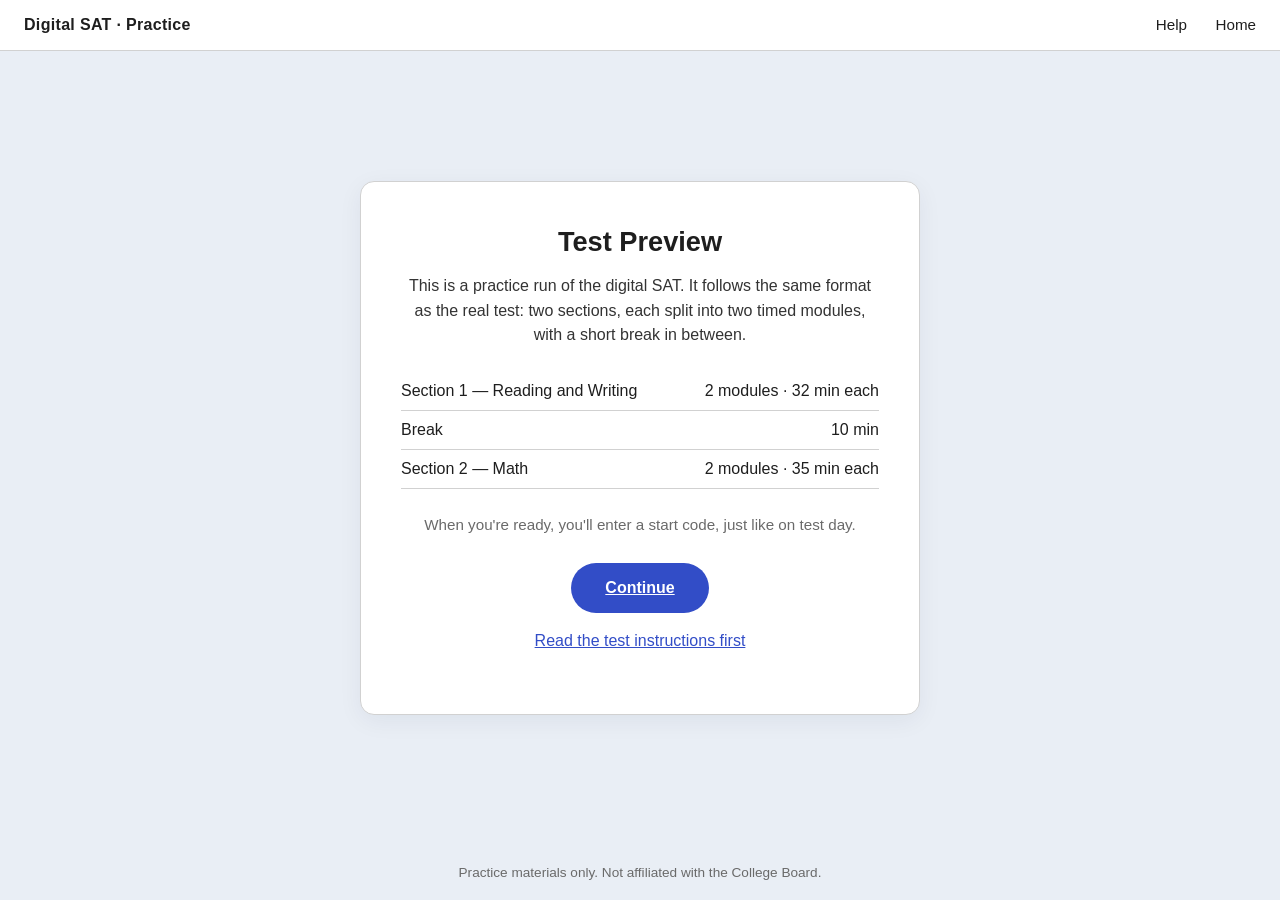
<file: index.html>
<!DOCTYPE html>
<html lang="en">
<head>
  <meta charset="UTF-8" />
  <meta name="viewport" content="width=device-width, initial-scale=1.0" />
  <title>Digital SAT Practice</title>
  <link rel="stylesheet" href="styles.css" />
</head>
<body>
  <div class="page">
    <div class="page-top">
      <div class="brand">Digital SAT&nbsp;·&nbsp;Practice</div>
      <nav>
        <a href="help.html">Help</a>
        <a href="index.html">Home</a>
      </nav>
    </div>

    <div class="page-body">
      <div class="card">
        <h1>Test Preview</h1>
        <p>
          This is a practice run of the digital SAT. It follows the same format as
          the real test: two sections, each split into two timed modules, with a
          short break in between.
        </p>

        <div class="breakdown" style="text-align:left;">
          <div class="breakdown-row"><span>Section 1 — Reading and Writing</span><span>2 modules · 32 min each</span></div>
          <div class="breakdown-row"><span>Break</span><span>10 min</span></div>
          <div class="breakdown-row"><span>Section 2 — Math</span><span>2 modules · 35 min each</span></div>
        </div>

        <p class="hint">
          When you're ready, you'll enter a start code, just like on test day.
        </p>

        <p style="margin-top:26px;">
          <a class="btn" href="startcode.html">Continue</a>
        </p>
        <p><a class="link" href="help.html">Read the test instructions first</a></p>
      </div>
    </div>

    <div class="page-foot">Practice materials only. Not affiliated with the College Board.</div>
  </div>
</body>
</html>
</file>
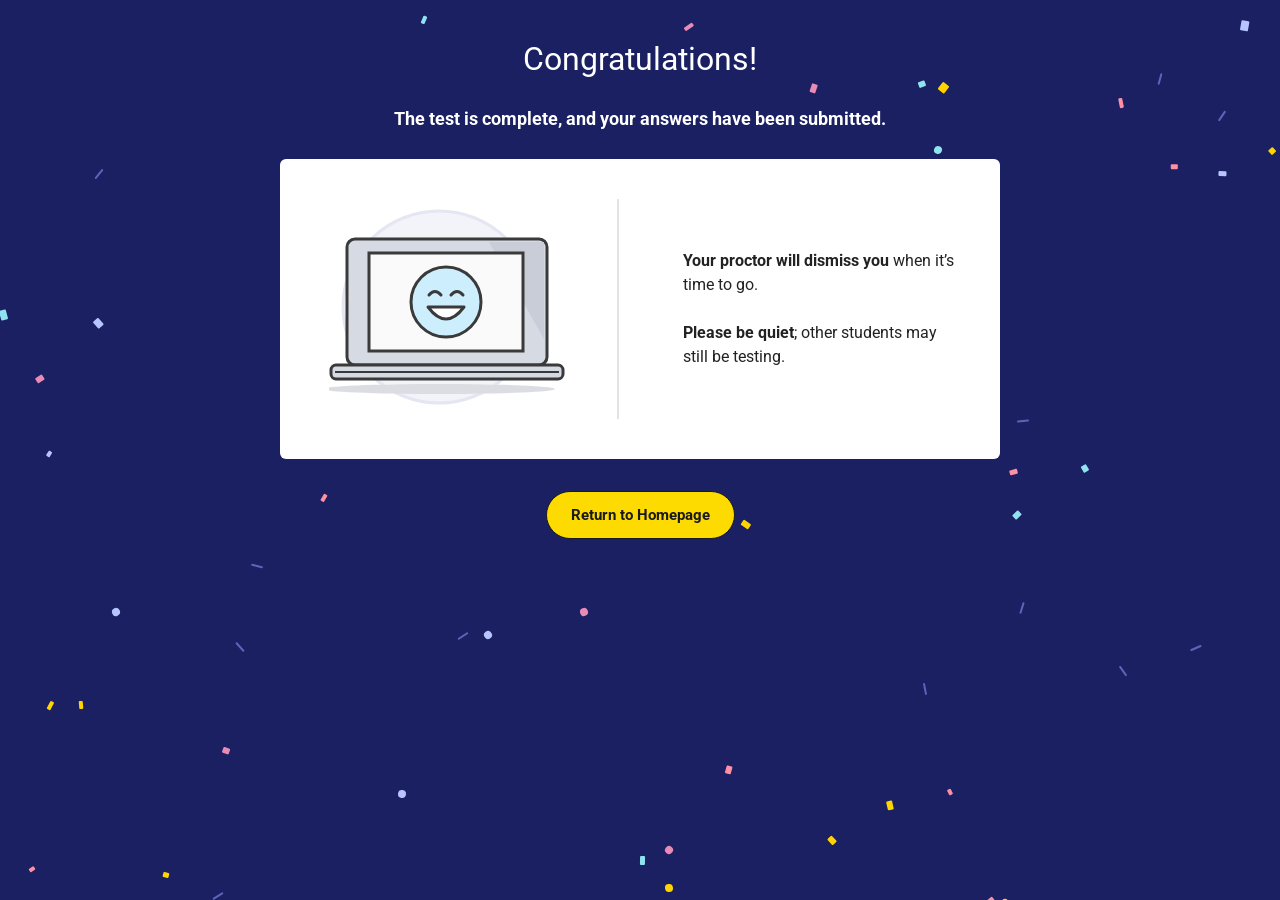
<file: complete.html>
<!DOCTYPE html>
<html lang="en">
<head>
  <meta charset="UTF-8">
  <meta name="viewport" content="width=device-width, initial-scale=1.0">
  <title>Test Complete</title>
  <link rel="preconnect" href="https://fonts.googleapis.com">
  <link href="https://fonts.googleapis.com/css2?family=Roboto:wght@400;500;700&display=swap" rel="stylesheet">
  <style>
    html, body { height: 100%; }
    body {
      margin: 0;
      background: rgb(27, 32, 99);
      color: #fff;
      font-family: Roboto, Arial, Helvetica, sans-serif;
      text-align: center;
      overflow-x: hidden;
      position: relative;
      min-height: 100vh;
    }

    /* confetti layer */
    #confetti {
      position: fixed;
      inset: 0;
      pointer-events: none;
      z-index: 0;
    }
    .piece { position: absolute; display: block; }

    main {
      position: relative;
      z-index: 1;
      padding: 40px 16px 60px;
    }

    h1 {
      font-size: 2rem;
      font-weight: 400;
      margin: 0 0 30px;
    }
    .subtitle {
      font-size: 1.15rem;
      font-weight: 700;
      margin: 0 0 30px;
    }

    .panel {
      background: #fff;
      color: #222;
      border-radius: 6px;
      max-width: 720px;
      margin: 0 auto;
      display: flex;
      align-items: center;
      padding: 40px 0;
      text-align: left;
    }
    .panel .art {
      flex: 1;
      display: flex;
      justify-content: center;
      padding: 0 30px;
    }
    .panel .art svg { width: 100%; max-width: 240px; height: auto; }
    .panel .divider {
      width: 2px;
      align-self: stretch;
      background: #e3e3e3;
    }
    .panel .text {
      flex: 1;
      padding: 0 40px 0 64px;
      font-size: 1rem;
      line-height: 1.5;
    }
    .panel .text p { margin: 0 0 24px; }
    .panel .text p:last-child { margin-bottom: 0; }

    .btn {
      display: inline-block;
      margin-top: 32px;
      background: rgb(254, 219, 0);
      color: #1a1a1a;
      font-weight: 700;
      font-size: 0.95rem;
      padding: 14px 24px;
      border-radius: 26px;
      text-decoration: none;
      border: 1px solid #1a1a1a;
    }
    .btn:hover { background: rgb(255, 228, 64); }

    .score-link {
      display: block;
      margin-top: 18px;
      color: rgba(255, 255, 255, 0.75);
      font-size: 0.9rem;
    }

    @media (max-width: 640px) {
      .panel { flex-direction: column; padding: 30px 0; }
      .panel .divider { width: 80%; height: 2px; align-self: center; margin: 24px 0; }
      .panel .text { padding: 0 24px; }
    }
  </style>
</head>
<body>
  <div id="confetti" aria-hidden="true"></div>

  <main>
    <h1>Congratulations!</h1>
    <p class="subtitle">The test is complete, and your answers have been submitted.</p>

    <div class="panel">
      <div class="art">
        <!-- laptop with smiley face -->
        <svg viewBox="0 0 240 220" role="img" aria-label="Laptop showing a smiling face">
          <circle cx="110" cy="108" r="96" fill="#f3f4fa" stroke="#e4e6f2" stroke-width="3"/>
          <ellipse cx="110" cy="190" rx="116" ry="5" fill="#dcdde3"/>
          <!-- screen lid -->
          <rect x="18" y="40" width="200" height="126" rx="8" fill="#d6dae3" stroke="#3a3a3a" stroke-width="3"/>
          <polygon points="160,43 215,43 215,140" fill="#c8cdd8"/>
          <rect x="40" y="54" width="154" height="98" fill="#fafafa" stroke="#3a3a3a" stroke-width="3"/>
          <!-- smiley -->
          <circle cx="117" cy="103" r="35" fill="#cdeefc" stroke="#3a3a3a" stroke-width="3"/>
          <path d="M100 96 q6 -7 12 0" fill="none" stroke="#3a3a3a" stroke-width="3" stroke-linecap="round"/>
          <path d="M122 96 q6 -7 12 0" fill="none" stroke="#3a3a3a" stroke-width="3" stroke-linecap="round"/>
          <path d="M99 108 q18 24 36 0 z" fill="#fff" stroke="#3a3a3a" stroke-width="3" stroke-linejoin="round"/>
          <!-- base -->
          <rect x="2" y="166" width="232" height="14" rx="5" fill="#d6dae3" stroke="#3a3a3a" stroke-width="3"/>
          <line x1="6" y1="173" x2="230" y2="173" stroke="#3a3a3a" stroke-width="2"/>
        </svg>
      </div>
      <div class="divider"></div>
      <div class="text">
        <p><strong>Your proctor will dismiss you</strong> when it’s time to go.</p>
        <p><strong>Please be quiet</strong>; other students may still be testing.</p>
      </div>
    </div>

    <a class="btn" href="index.html">Return to Homepage</a>
    <a class="score-link" href="results.html"></a>
  </main>

  <script>
    // scatter confetti pieces around the page
    const colors = ["#ff8fa3", "#ffd400", "#8fe3ef", "#e88bb5", "#b8c4ff"];
    const layer = document.getElementById("confetti");
    for (let i = 0; i < 60; i++) {
      const p = document.createElement("span");
      p.className = "piece";
      const round = Math.random() < 0.2;
      const thin = !round && Math.random() < 0.35;
      const w = round ? 8 : thin ? 2 : 4 + Math.random() * 4;
      const h = round ? 8 : thin ? 12 : 6 + Math.random() * 4;
      p.style.width = w + "px";
      p.style.height = h + "px";
      p.style.left = Math.random() * 100 + "%";
      p.style.top = Math.random() * 100 + "%";
      p.style.background = thin ? "#5c66b8" : colors[Math.floor(Math.random() * colors.length)];
      p.style.borderRadius = round ? "50%" : "1px";
      p.style.transform = "rotate(" + Math.floor(Math.random() * 360) + "deg)";
      layer.appendChild(p);
    }
  </script>
</body>
</html>
</file>
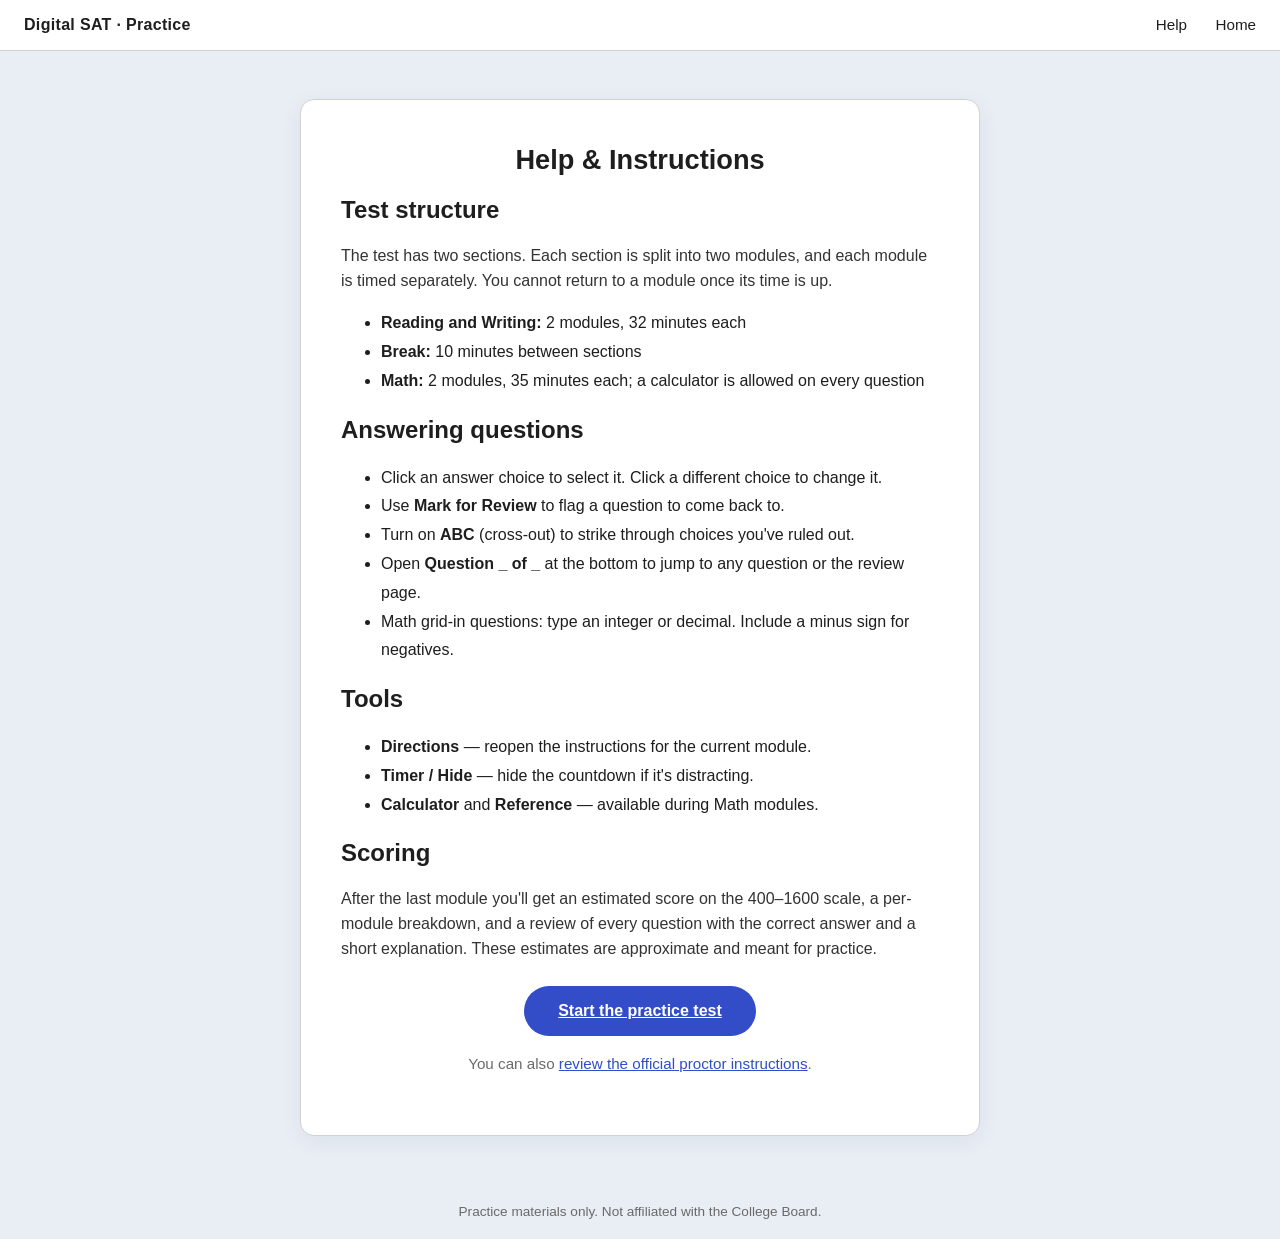
<file: help.html>
<!DOCTYPE html>
<html lang="en">
<head>
  <meta charset="UTF-8" />
  <meta name="viewport" content="width=device-width, initial-scale=1.0" />
  <title>Help &amp; Instructions</title>
  <link rel="stylesheet" href="styles.css" />
</head>
<body>
  <div class="page">
    <div class="page-top">
      <div class="brand">Digital SAT&nbsp;·&nbsp;Practice</div>
      <nav>
        <a href="help.html">Help</a>
        <a href="index.html">Home</a>
      </nav>
    </div>

    <div class="page-body" style="align-items:flex-start;">
      <div class="card" style="max-width:680px;text-align:left;">
        <h1 style="text-align:center;">Help &amp; Instructions</h1>

        <h2>Test structure</h2>
        <p>The test has two sections. Each section is split into two modules, and each
        module is timed separately. You cannot return to a module once its time is up.</p>
        <ul style="line-height:1.8;">
          <li><strong>Reading and Writing:</strong> 2 modules, 32 minutes each</li>
          <li><strong>Break:</strong> 10 minutes between sections</li>
          <li><strong>Math:</strong> 2 modules, 35 minutes each; a calculator is allowed on every question</li>
        </ul>

        <h2>Answering questions</h2>
        <ul style="line-height:1.8;">
          <li>Click an answer choice to select it. Click a different choice to change it.</li>
          <li>Use <strong>Mark for Review</strong> to flag a question to come back to.</li>
          <li>Turn on <strong>ABC</strong> (cross-out) to strike through choices you've ruled out.</li>
          <li>Open <strong>Question _ of _</strong> at the bottom to jump to any question or the review page.</li>
          <li>Math grid-in questions: type an integer or decimal. Include a minus sign for negatives.</li>
        </ul>

        <h2>Tools</h2>
        <ul style="line-height:1.8;">
          <li><strong>Directions</strong> — reopen the instructions for the current module.</li>
          <li><strong>Timer / Hide</strong> — hide the countdown if it's distracting.</li>
          <li><strong>Calculator</strong> and <strong>Reference</strong> — available during Math modules.</li>
        </ul>

        <h2>Scoring</h2>
        <p>After the last module you'll get an estimated score on the 400–1600 scale,
        a per-module breakdown, and a review of every question with the correct answer
        and a short explanation. These estimates are approximate and meant for practice.</p>

        <p style="text-align:center;margin-top:24px;">
          <a class="btn" href="startcode.html">Start the practice test</a>
        </p>
        <p class="hint" style="text-align:center;">
          You can also <a class="link" href="https://satsuite.collegeboard.org/media/pdf/sats-proctor-manual.pdf" target="_blank" rel="noopener">review the official proctor instructions</a>.
        </p>
      </div>
    </div>

    <div class="page-foot">Practice materials only. Not affiliated with the College Board.</div>
  </div>
</body>
</html>
</file>
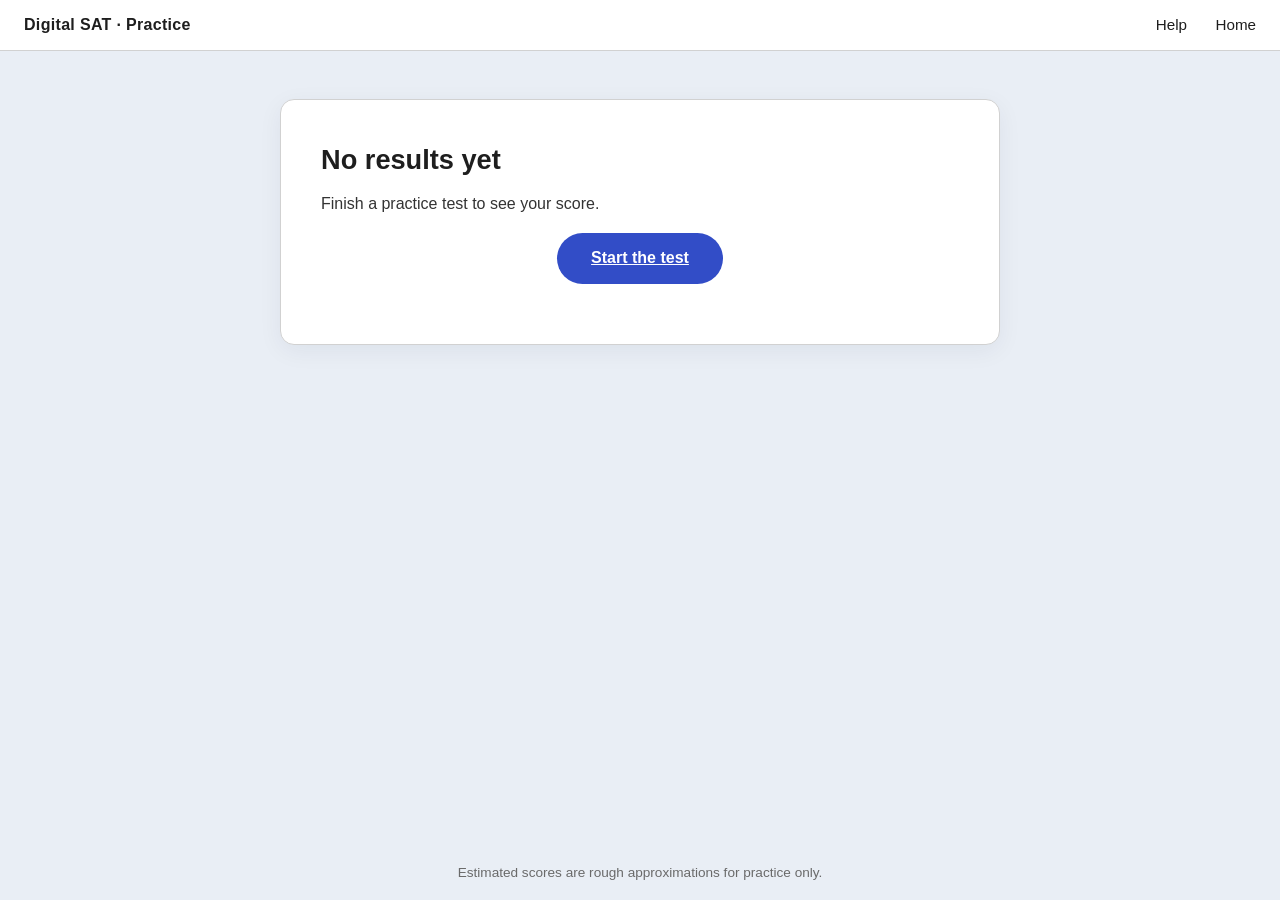
<file: results.html>
<!DOCTYPE html>
<html lang="en">
<head>
  <meta charset="UTF-8" />
  <meta name="viewport" content="width=device-width, initial-scale=1.0" />
  <title>Your Practice Score</title>
  <link rel="stylesheet" href="styles.css" />
</head>
<body>
  <div class="page">
    <div class="page-top">
      <div class="brand">Digital SAT&nbsp;·&nbsp;Practice</div>
      <nav>
        <a href="help.html">Help</a>
        <a href="index.html">Home</a>
      </nav>
    </div>

    <div class="page-body" style="align-items:flex-start;">
      <div class="card" style="max-width:720px;text-align:left;">
        <h1 style="text-align:center;">Your Practice Score</h1>
        <p class="score-sub" id="student-line" style="text-align:center;"></p>

        <div style="text-align:center;">
          <div class="score-big" id="total-score">—</div>
          <div class="score-sub">Estimated total (400–1600 scale)</div>
        </div>

        <div class="breakdown" id="section-breakdown"></div>

        <h2 style="margin-top:10px;">Question review</h2>
        <div id="filter-row" style="margin-bottom:12px;">
          <button class="btn btn-outline" data-filter="all">All</button>
          <button class="btn btn-outline" data-filter="wrong">Incorrect</button>
          <button class="btn btn-outline" data-filter="skipped">Skipped</button>
        </div>
        <div class="answers-list" id="answers-list"></div>

        <p style="text-align:center;margin-top:26px;">
          <a class="btn" href="startcode.html">Take it again</a>
          <a class="btn btn-outline" href="index.html">Home</a>
        </p>
      </div>
    </div>

    <div class="page-foot">Estimated scores are rough approximations for practice only.</div>
  </div>

  <script>
    let data = null;
    try { data = JSON.parse(sessionStorage.getItem("sat-results")); } catch (_) {}

    if (!data) {
      document.querySelector(".card").innerHTML =
        "<h1>No results yet</h1><p>Finish a practice test to see your score.</p>" +
        '<p style="text-align:center;"><a class="btn" href="startcode.html">Start the test</a></p>';
    } else {
      document.getElementById("student-line").textContent = data.student;

      // group by section
      const rw = data.summary.filter(s => s.subject === "rw");
      const math = data.summary.filter(s => s.subject === "math");

      const rwCorrect = sum(rw, "correct"), rwTotal = sum(rw, "total");
      const mathCorrect = sum(math, "correct"), mathTotal = sum(math, "total");

      const rwScore = scaled(rwCorrect, rwTotal);
      const mathScore = scaled(mathCorrect, mathTotal);
      document.getElementById("total-score").textContent = rwScore + mathScore;

      const bd = document.getElementById("section-breakdown");
      bd.innerHTML =
        row("Reading and Writing", rwScore + " (" + rwCorrect + "/" + rwTotal + " correct)") +
        row("Math", mathScore + " (" + mathCorrect + "/" + mathTotal + " correct)") +
        data.summary.map(s => row("&nbsp;&nbsp;• " + s.label, s.correct + " / " + s.total)).join("");

      // answer list
      const allItems = [];
      data.summary.forEach(s => {
        s.detail.forEach((d, i) => allItems.push(Object.assign({ mod: s.label, num: i + 1 }, d)));
      });

      let filter = "all";
      function draw() {
        const list = document.getElementById("answers-list");
        const items = allItems.filter(d =>
          filter === "all" ? true :
          filter === "wrong" ? !d.ok :
          /* skipped */ !d.answered
        );
        if (!items.length) { list.innerHTML = '<p class="score-sub">Nothing to show here — nice work.</p>'; return; }
        list.innerHTML = items.map(d => {
          const tag = !d.answered ? '<span class="tag skipped">Skipped</span>' :
                      d.ok ? '<span class="tag correct">Correct</span>' :
                             '<span class="tag wrong">Incorrect</span>';
          return '<div class="ans-item">' +
            '<div>' + tag + ' <span class="score-sub">' + d.mod + " · Q" + d.num + "</span></div>" +
            '<div class="q">' + d.question + "</div>" +
            '<div class="detail">Your answer: ' + esc(d.given) + "<br>" +
            "Correct answer: " + esc(d.correct) +
            (d.rationale ? "<br><em>" + esc(d.rationale) + "</em>" : "") +
            "</div></div>";
        }).join("");
      }
      document.getElementById("filter-row").addEventListener("click", (e) => {
        const b = e.target.closest("button"); if (!b) return;
        filter = b.dataset.filter; draw();
      });
      draw();
    }

    function sum(arr, key) { return arr.reduce((a, s) => a + s[key], 0); }
    function scaled(correct, total) {
      if (!total) return 200;
      const pct = correct / total;
      return Math.round((200 + pct * 600) / 10) * 10; // 200–800, rounded to 10
    }
    function row(label, val) {
      return '<div class="breakdown-row"><span>' + label + "</span><span>" + val + "</span></div>";
    }
    function esc(s) {
      return String(s).replace(/[&<>]/g, c => ({ "&": "&amp;", "<": "&lt;", ">": "&gt;" }[c]));
    }
  </script>
</body>
</html>
</file>
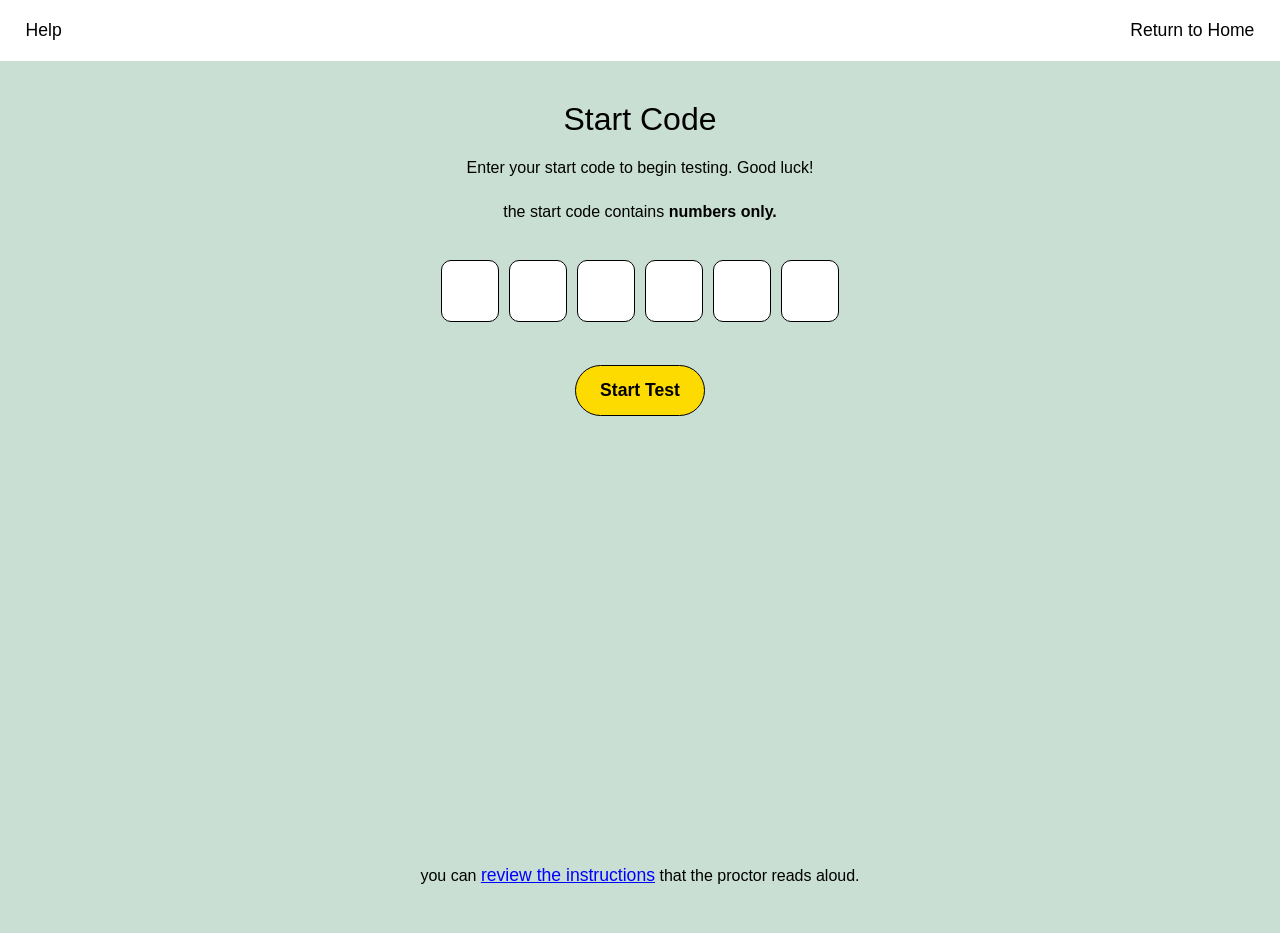
<file: start_screen.html>
<!DOCTYPE html>
<html lang="en">
<head>
    <meta charset="UTF-8">
    <meta name="viewport" content="width=device-width, initial-scale=1.0">
    <title> Tuff sigma document </title>
</head>

<head> 
    <style>
        
    body { 
        background: rgb(201, 223, 211);
        font-family: Roboto, Arial, Helvetica, sans-serif;
        text-align: center;
        margin:0;
        padding:0;
        h1 {
            margin: 40px 0px 7px;
            font-weight: normal;
        }
        p {
            padding: 5px;
        }
        
    }
.code-container {
  display: flex;
  justify-content: center; 
  gap: 10px;
  padding: 18px 0px;
}

.code-box {
  width: 40px;
  height: 50px;
  text-align: center;
  font-size: 21px;
  border-radius: 10px ;    
  border: 1px solid black; 
  padding: 5px 8px;
  font-weight:bold;
  letter-spacing: 2px;   
  font-family: monospace;
}

button {
background: rgb(254,219,0);
color: rgb(0, 0, 0);
padding: 14px 24px;
text-align: center;
text-decoration: none;
display: inline-block;
margin: 4px 2px;
cursor: pointer;
border-radius: 26px;    
border: 1px solid black;    
cursor: pointer;           
font-size: 15px;   
font-weight: bold;         
transition: background-color 0.3s ease; 
}

a {
    text-decoration: none;
    color: inherit;
    font-size: 1.1rem;
  }

.blue-link {
  color: blue;
  text-decoration: underline;
}

footer {
    margin: 34% 10% 1% 10%;
}

header {
  display: flex;
  justify-content: space-between;
  align-items: center;
  background: rgb(255, 255, 255);
  padding: 20px 2%;
}




</style>
<header>
  
        <div><a href="index.html">Help</a></div>
        <div><a href="index.html">Return to Home</a></div>
  
</header>

    <body>
        <h1>
            Start Code
        </h1>
        
            <p>Enter your start code to begin testing. Good luck!</p>
        <p>the start code contains <strong>numbers only.</strong></p>
    
        
    </body>
</head>
<body>
<div class="code-container">
  <input type="text" maxlength="1" class="code-box">
  <input type="text" maxlength="1" class="code-box">
  <input type="text" maxlength="1" class="code-box">
  <input type="text" maxlength="1" class="code-box">
  <input type="text" maxlength="1" class="code-box">
  <input type="text" maxlength="1" class="code-box">
</div>
<p>
    <button><a href="start code.html"> Start Test </a> </button>
    <footer>
        <p>you can <u><a href="https://satsuite.collegeboard.org/media/pdf/sats-proctor-manual.pdf" class="blue-link">review the instructions</a></u> that the proctor reads aloud.</p>
    </footer>
</p>
</body>
</html>
</file>
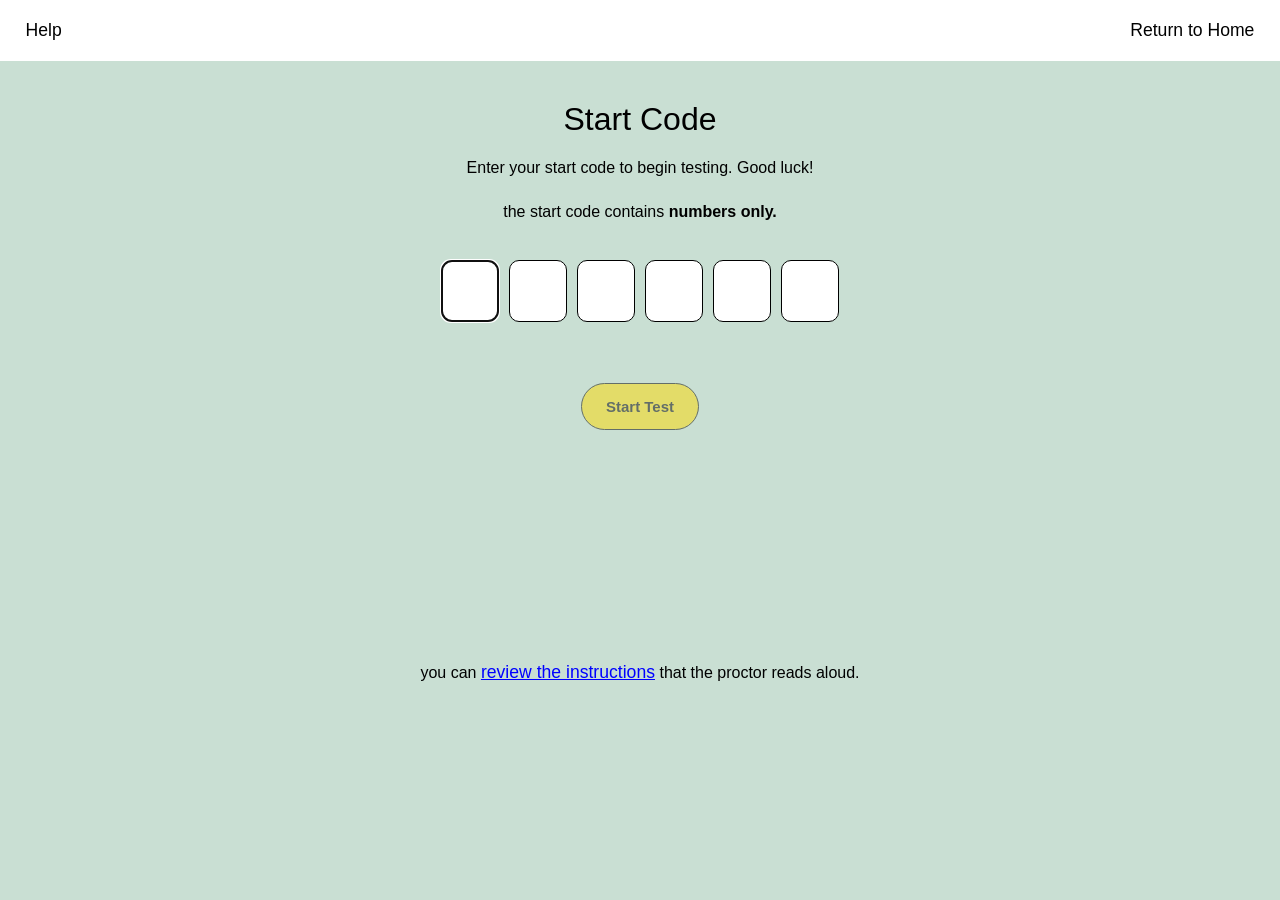
<file: startcode.html>
<!DOCTYPE html>
<html lang="en">
<head>
  <meta charset="UTF-8">
  <meta name="viewport" content="width=device-width, initial-scale=1.0">
  <title>Start Code</title>
  <style>
    body {
      background: rgb(201, 223, 211);
      font-family: Roboto, Arial, Helvetica, sans-serif;
      text-align: center;
      margin: 0;
      padding: 0;
    }
    h1 {
      margin: 40px 0px 7px;
      font-weight: normal;
    }
    p {
      padding: 5px;
    }

    .code-container {
      display: flex;
      justify-content: center;
      gap: 10px;
      padding: 18px 0px;
    }

    .code-box {
      width: 40px;
      height: 50px;
      text-align: center;
      font-size: 21px;
      border-radius: 10px;
      border: 1px solid black;
      padding: 5px 8px;
      font-weight: bold;
      letter-spacing: 2px;
      font-family: monospace;
    }

    button {
      background: rgb(254, 219, 0);
      color: rgb(0, 0, 0);
      padding: 14px 24px;
      text-align: center;
      display: inline-block;
      margin: 4px 2px;
      cursor: pointer;
      border-radius: 26px;
      border: 1px solid black;
      font-size: 15px;
      font-weight: bold;
      transition: background-color 0.3s ease;
    }
    button:disabled {
      opacity: 0.5;
      cursor: not-allowed;
    }

    a {
      text-decoration: none;
      color: inherit;
      font-size: 1.1rem;
    }

    .blue-link {
      color: blue;
      text-decoration: underline;
    }

    .error-text {
      color: #b00020;
      min-height: 1.2em;
      font-size: 0.95rem;
    }

    footer {
      margin: 17% 10% 1% 10%;
    }

    header {
      display: flex;
      justify-content: space-between;
      align-items: center;
      background: rgb(255, 255, 255);
      padding: 20px 2%;
    }
  </style>
</head>
<body>
  <header>
    <div><a href="help.html">Help</a></div>
    <div><a href="index.html">Return to Home</a></div>
  </header>

  <h1>Start Code</h1>
  <p>Enter your start code to begin testing. Good luck!</p>
  <p>the start code contains <strong>numbers only.</strong></p>

  <form id="code-form" autocomplete="off">
    <div class="code-container">
      <input type="text" inputmode="numeric" maxlength="1" class="code-box" aria-label="digit 1">
      <input type="text" inputmode="numeric" maxlength="1" class="code-box" aria-label="digit 2">
      <input type="text" inputmode="numeric" maxlength="1" class="code-box" aria-label="digit 3">
      <input type="text" inputmode="numeric" maxlength="1" class="code-box" aria-label="digit 4">
      <input type="text" inputmode="numeric" maxlength="1" class="code-box" aria-label="digit 5">
      <input type="text" inputmode="numeric" maxlength="1" class="code-box" aria-label="digit 6">
    </div>
    <div class="error-text" id="err"></div>
    <p>
      <button type="submit" id="start-btn" disabled>Start Test</button>
    </p>
  </form>

  <footer>
    <p>you can <a href="https://satsuite.collegeboard.org/media/pdf/sats-proctor-manual.pdf" class="blue-link" target="_blank" rel="noopener">review the instructions</a> that the proctor reads aloud.</p>
  </footer>

  <script>
    const START_CODE = "123456";
    const boxes = [...document.querySelectorAll(".code-box")];
    const startBtn = document.getElementById("start-btn");
    const err = document.getElementById("err");

    function current() { return boxes.map(b => b.value).join(""); }
    function refresh() { startBtn.disabled = current().length !== 6; err.textContent = ""; }

    boxes.forEach((box, i) => {
      box.addEventListener("input", () => {
        box.value = box.value.replace(/[^0-9]/g, "");
        if (box.value && i < boxes.length - 1) boxes[i + 1].focus();
        refresh();
      });
      box.addEventListener("keydown", (e) => {
        if (e.key === "Backspace" && !box.value && i > 0) boxes[i - 1].focus();
      });
      box.addEventListener("paste", (e) => {
        e.preventDefault();
        const digits = (e.clipboardData.getData("text") || "").replace(/[^0-9]/g, "").slice(0, 6);
        digits.split("").forEach((d, k) => { if (boxes[k]) boxes[k].value = d; });
        (boxes[Math.min(digits.length, 5)]).focus();
        refresh();
      });
    });

    document.getElementById("code-form").addEventListener("submit", (e) => {
      e.preventDefault();
      if (current() === START_CODE) {
        try { sessionStorage.removeItem("sat-progress"); } catch (_) {}
        window.location.href = "test.html";
      } else {
        err.textContent = "That start code isn't valid. Try 123456.";
      }
    });

    boxes[0].focus();
  </script>
</body>
</html>
</file>
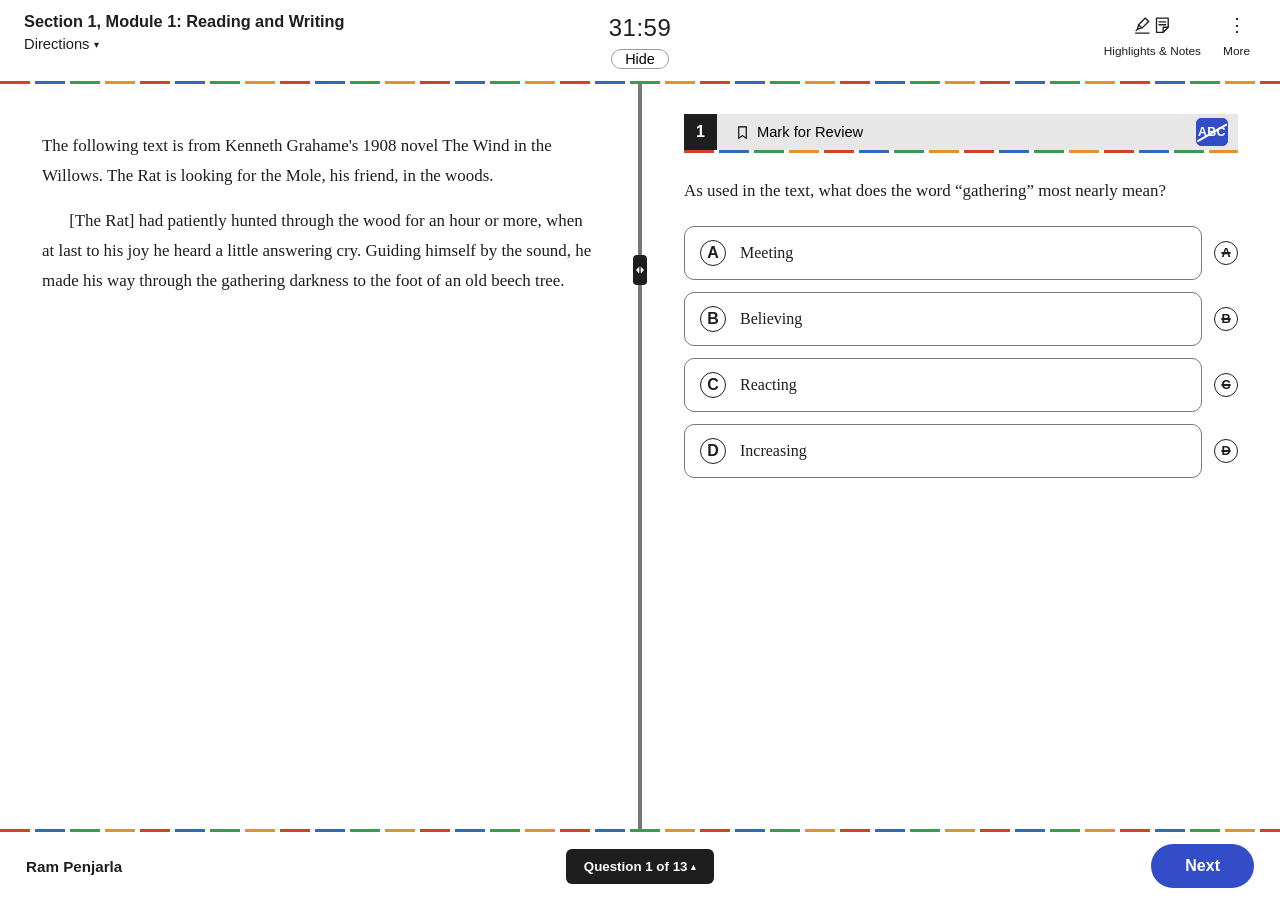
<file: test.html>
<!DOCTYPE html>
<html lang="en">
<head>
  <meta charset="UTF-8" />
  <meta name="viewport" content="width=device-width, initial-scale=1.0" />
  <title>Digital SAT Practice — Test</title>
  <link rel="stylesheet" href="styles.css" />
</head>
<body>
  <div class="test-body" id="shell">

    <!-- ===================== HEADER ===================== -->
    <header class="test-header">
      <div>
        <div class="module-name" id="module-name">Section 1, Module 1: Reading and Writing</div>
        <button class="directions-toggle" id="directions-toggle">Directions <span class="caret">&#9662;</span></button>
      </div>

      <div class="timer-wrap" id="timer-wrap">
        <span class="timer" id="timer">32:00</span>
        <button class="timer-hide" id="timer-hide">Hide</button>
      </div>

      <div class="tools" id="tools">
        <button id="calc-btn" hidden>
          <span class="ti-svg" aria-hidden="true">
            <!-- calculator: screen on top, 3x3 keypad -->
            <svg viewBox="0 0 16 20" fill="none" stroke="currentColor" stroke-width="1.4" stroke-linejoin="round">
              <rect x="1.5" y="1" width="13" height="18" rx="2"/>
              <rect x="4" y="3.5" width="8" height="3.5" rx="0.5"/>
              <g fill="currentColor" stroke="none">
                <rect x="4" y="9.5" width="2" height="1.6"/><rect x="7" y="9.5" width="2" height="1.6"/><rect x="10" y="9.5" width="2" height="1.6"/>
                <rect x="4" y="12.3" width="2" height="1.6"/><rect x="7" y="12.3" width="2" height="1.6"/><rect x="10" y="12.3" width="2" height="1.6"/>
                <rect x="4" y="15.1" width="2" height="1.6"/><rect x="7" y="15.1" width="2" height="1.6"/><rect x="10" y="15.1" width="2" height="1.6"/>
              </g>
            </svg>
          </span>
          <span>Calculator</span>
        </button>
        <button id="ref-btn" hidden>
          <!-- reference: bold italic serif x squared -->
          <span class="ti ref-icon" aria-hidden="true"><i>x</i><sup>2</sup></span>
          <span>Reference</span>
        </button>
        <button id="hl-btn">
          <span class="ti-svg" aria-hidden="true">
            <!-- highlighter -->
            <svg viewBox="0 0 20 22" fill="none" stroke="currentColor" stroke-width="1.6" stroke-linejoin="round" stroke-linecap="round">
              <path d="M13.5 2.5 l4 4 -8 8 -4 -4 z"/>
              <path d="M5.5 10.5 l-1.5 5.5 4 -1.5"/>
              <path d="M4 16 l-1.5 1.5"/>
              <path d="M2 20.5 h16"/>
            </svg>
            <!-- note -->
            <svg viewBox="0 0 20 22" fill="none" stroke="currentColor" stroke-width="1.6" stroke-linejoin="round" stroke-linecap="round">
              <path d="M3 2.5 h14 v11 l-6 6 h-8 z"/>
              <path d="M17 13.5 h-6 v6"/>
              <path d="M6 7 h8 M6 10.5 h8"/>
            </svg>
          </span>
          <span>Highlights &amp; Notes</span>
        </button>
        <button id="more-btn"><span class="ti">&#8942;</span><span>More</span></button>
      </div>
    </header>
    <hr class="rainbow-rule" />

    <!-- ===================== MAIN ===================== -->
    <main class="test-main" id="main">
      <section class="pane left" id="left-pane">
        <p class="passage" id="passage"></p>
      </section>
      <div class="divider" id="divider"></div>
      <section class="pane right" id="right-pane">
        <div id="question-area"></div>
      </section>
    </main>

    <!-- ===================== FOOTER ===================== -->
    <hr class="rainbow-rule" />
    <footer class="test-footer">
      <div class="student-name" id="student-name">Ram Penjarla</div>
      <div>
        <button class="nav-open" id="nav-open">
          Question <span id="fq-num">1</span> of <span id="fq-total">12</span> <span class="caret">&#9652;</span>
        </button>
      </div>
      <div class="footer-right">
        <button class="btn" id="back-btn" style="display:none;">Back</button>
        <button class="btn" id="next-btn">Next</button>
      </div>
    </footer>
  </div>

  <!-- ===================== NAV POPUP ===================== -->
  <div class="navpop" id="navpop">
    <h3 id="navpop-title">Section 1, Module 1: Reading and Writing</h3>
    <div class="legend">
      <span><i class="swatch cur"></i> Current</span>
      <span><i class="swatch unans"></i> Unanswered</span>
      <span><i class="swatch ans"></i> Answered</span>
      <span><i class="swatch mk"></i> For review</span>
    </div>
    <div class="nav-grid" id="nav-grid"></div>
    <div class="actions">
      <button class="btn btn-outline" id="goto-review">Go to Review Page</button>
    </div>
  </div>

  <!-- ===================== DIRECTIONS MODAL ===================== -->
  <div class="overlay" id="directions-overlay">
    <div class="modal">
      <h2>Directions</h2>
      <p id="directions-text"></p>
      <div class="close-row"><button class="btn" data-close>Close</button></div>
    </div>
  </div>

  <!-- ===================== MORE MODAL ===================== -->
  <div class="overlay" id="more-overlay">
    <div class="modal">
      <h2>More</h2>
      <ul style="line-height:2;">
        <li><button class="link" id="more-help">Help</button></li>
        <li><button class="link" id="more-restart">Exit &amp; restart practice test</button></li>
      </ul>
      <div class="close-row"><button class="btn" data-close>Close</button></div>
    </div>
  </div>

  <!-- ===================== REFERENCE MODAL ===================== -->
  <div class="overlay" id="ref-overlay">
    <div class="modal">
      <h2>Reference</h2>
      <div style="line-height:1.9;">
        <p>Circle: A = πr² &nbsp;·&nbsp; C = 2πr</p>
        <p>Rectangle: A = ℓw &nbsp;·&nbsp; Triangle: A = ½bh</p>
        <p>Right triangle: a² + b² = c²</p>
        <p>Special right triangles: 30–60–90 → x, x√3, 2x &nbsp;·&nbsp; 45–45–90 → x, x, x√2</p>
        <p>Rectangular solid: V = ℓwh &nbsp;·&nbsp; Cylinder: V = πr²h</p>
        <p>Sphere: V = 4⁄3 πr³ &nbsp;·&nbsp; Cone: V = 1⁄3 πr²h</p>
        <p>The number of degrees of arc in a circle is 360. The sum of the measures of the angles of a triangle is 180.</p>
      </div>
      <div class="close-row"><button class="btn" data-close>Close</button></div>
    </div>
  </div>

  <!-- ===================== CALCULATOR MODAL ===================== -->
  <div class="overlay" id="calc-overlay">
    <div class="modal" style="max-width:320px;">
      <h2>Calculator</h2>
      <input id="calc-display" class="spr-input" style="width:100%;text-align:right;" value="" readonly />
      <div id="calc-keys" style="display:grid;grid-template-columns:repeat(4,1fr);gap:8px;margin-top:12px;">
        <button class="btn btn-outline" data-k="7">7</button>
        <button class="btn btn-outline" data-k="8">8</button>
        <button class="btn btn-outline" data-k="9">9</button>
        <button class="btn btn-outline" data-k="/">÷</button>
        <button class="btn btn-outline" data-k="4">4</button>
        <button class="btn btn-outline" data-k="5">5</button>
        <button class="btn btn-outline" data-k="6">6</button>
        <button class="btn btn-outline" data-k="*">×</button>
        <button class="btn btn-outline" data-k="1">1</button>
        <button class="btn btn-outline" data-k="2">2</button>
        <button class="btn btn-outline" data-k="3">3</button>
        <button class="btn btn-outline" data-k="-">−</button>
        <button class="btn btn-outline" data-k="0">0</button>
        <button class="btn btn-outline" data-k=".">.</button>
        <button class="btn btn-outline" data-k="(">(</button>
        <button class="btn btn-outline" data-k="+">+</button>
        <button class="btn btn-outline" data-k=")">)</button>
        <button class="btn btn-outline" data-k="C">C</button>
        <button class="btn btn-outline" data-k="back">⌫</button>
        <button class="btn" data-k="=">=</button>
      </div>
      <div class="close-row"><button class="btn btn-outline" data-close>Close</button></div>
    </div>
  </div>

  <script src="data.js"></script>
  <script>
  (function () {
    "use strict";

    /* ---------------- state ---------------- */
    const MODULES = TEST.modules;
    let state = loadProgress();

    function freshProgress() {
      const p = { moduleIndex: 0, questionIndex: 0, view: "question", deadline: null, responses: {}, marked: {}, struck: {} };
      MODULES.forEach(m => { p.responses[m.id] = {}; p.marked[m.id] = {}; p.struck[m.id] = {}; });
      return p;
    }
    function loadProgress() {
      try {
        const raw = sessionStorage.getItem("sat-progress");
        if (raw) {
          const p = JSON.parse(raw);
          if (p && typeof p.moduleIndex === "number") return p;
        }
      } catch (_) {}
      return freshProgress();
    }
    function save() {
      try { sessionStorage.setItem("sat-progress", JSON.stringify(state)); } catch (_) {}
    }

    /* ---------------- element refs ---------------- */
    const $ = (id) => document.getElementById(id);
    const shell = $("shell");
    const moduleNameEl = $("module-name");
    const passageEl = $("passage");
    const qArea = $("question-area");
    const timerEl = $("timer");
    const backBtn = $("back-btn");
    const nextBtn = $("next-btn");
    const navOpen = $("nav-open");
    const navpop = $("navpop");
    const navGrid = $("nav-grid");
    const fqNum = $("fq-num");
    const fqTotal = $("fq-total");

    document.getElementById("student-name").textContent = TEST.student;

    function resetPaneWidths() {
      $("left-pane").style.width = "";
      $("right-pane").style.width = "";
    }

    /* ---------------- helpers ---------------- */
    const curModule = () => MODULES[state.moduleIndex];
    const curQuestions = () => curModule().questions;
    const curQuestion = () => curQuestions()[state.questionIndex];
    const LETTERS = ["A", "B", "C", "D"];

    function responseFor(qi) { return state.responses[curModule().id][qi]; }
    function isAnswered(qi) {
      const r = state.responses[curModule().id][qi];
      return r !== undefined && r !== null && r !== "";
    }
    function isMarked(qi) { return !!state.marked[curModule().id][qi]; }

    /* ---------------- timer ---------------- */
    let timerHandle = null;
    function startTimer() {
      if (!state.deadline) state.deadline = Date.now() + curModule().minutes * 60 * 1000;
      save();
      clearInterval(timerHandle);
      tick();
      timerHandle = setInterval(tick, 1000);
    }
    function tick() {
      let ms = state.deadline - Date.now();
      if (ms <= 0) {
        ms = 0;
        clearInterval(timerHandle);
        timerEl.textContent = "0:00";
        finishModule(true);
        return;
      }
      const total = Math.round(ms / 1000);
      const m = Math.floor(total / 60);
      const s = total % 60;
      timerEl.textContent = m + ":" + String(s).padStart(2, "0");
      timerEl.classList.toggle("low", total <= 300);
    }

    /* ---------------- rendering ---------------- */
    function render() {
      const mod = curModule();
      moduleNameEl.textContent = mod.label;
      $("navpop-title").textContent = mod.label;
      $("directions-text").textContent = mod.directions;
      fqTotal.textContent = mod.questions.length;

      // math tools
      const isMath = mod.subject === "math";
      $("calc-btn").hidden = !isMath;
      $("ref-btn").hidden = !isMath;

      if (state.view === "question") renderQuestion();
      else if (state.view === "review") renderReview();
      else if (state.view === "break") renderBreak();
      save();
    }

    function renderQuestion() {
      const mod = curModule();
      const q = curQuestion();
      const qi = state.questionIndex;

      // layout: two-pane only for RW questions that have a passage
      const twoPane = mod.subject === "rw";
      shell.classList.toggle("single-mode", !twoPane);

      if (twoPane) {
        const parts = String(q.passage || "").split(/\n+/).filter(s => s.trim());
        passageEl.innerHTML = "";
        parts.forEach((line, idx) => {
          const p = document.createElement("p");
          p.style.margin = idx === 0 ? "0 0 16px" : "16px 0 0";
          p.textContent = line;
          passageEl.appendChild(p);
        });
      } else {
        passageEl.innerHTML = "";
        resetPaneWidths();
      }

      const marked = isMarked(qi);
      let html = "";
      html += '<div class="q-top">';
      html += '<div class="q-meta">';
      html += '<span class="q-num">' + (qi + 1) + "</span>";
      html += '<button class="mark-btn' + (marked ? " marked" : "") + '" id="mark-btn">' +
              '<svg class="flag" viewBox="0 0 24 24" fill="' + (marked ? "#c9432f" : "none") +
              '" stroke="currentColor" stroke-width="1.8"><path d="M6 3h12v18l-6-4-6 4z"/></svg>' +
              (marked ? "Marked for Review" : "Mark for Review") + "</button>";
      html += "</div>";
      if (mod.subject === "rw" || q.type !== "spr") {
        html += '<button class="abc-btn" id="abc-btn" title="Answer Choice Eliminator"><span class="abc-strike">ABC</span></button>';
      }
      html += "</div>";
      html += '<hr class="rainbow-rule q-rule" />';

      // figure (table)
      if (q.figure && q.figure.type === "table") {
        html += '<div class="figure"><table>';
        html += "<caption>" + q.figure.caption + "</caption>";
        html += "<thead><tr>" + q.figure.headers.map(h => "<th>" + h + "</th>").join("") + "</tr></thead><tbody>";
        html += q.figure.rows.map(r => "<tr>" + r.map(c => "<td>" + c + "</td>").join("") + "</tr>").join("");
        html += "</tbody></table></div>";
      }

      // for math, the passage sits above the question
      if (mod.subject === "math" && q.passage) {
        html += '<p class="q-text" style="font-weight:400;">' + q.passage + "</p>";
      }

      html += '<p class="q-text">' + q.question + "</p>";

      if (q.type === "spr") {
        const val = responseFor(qi) || "";
        html += '<input class="spr-input" id="spr-input" inputmode="text" value="' + escapeAttr(val) + '" placeholder="Answer" />';
        html += '<p class="spr-note">Enter your answer as an integer or decimal. If negative, include the minus sign.</p>';
      } else {
        html += '<div class="options" id="options">';
        const sel = responseFor(qi);
        const struck = state.struck[mod.id][qi] || [];
        q.options.forEach((opt, i) => {
          const isSel = sel === i;
          const isStruck = struck[i];
          html += '<div class="option-row' + (isStruck ? " struck" : "") + '">' +
                  '<div class="option' + (isSel ? " selected" : "") + (isStruck ? " struck" : "") + '" data-i="' + i + '">' +
                  '<span class="letter">' + LETTERS[i] + "</span>" +
                  '<span class="opt-text">' + opt + "</span>" +
                  "</div>" +
                  (isStruck
                    ? '<button class="strike-toggle undo" data-strike="' + i + '" title="Undo cross out">Undo</button>'
                    : '<button class="strike-toggle" data-strike="' + i + '" title="Cross out answer">' + LETTERS[i] + "</button>") +
                  "</div>";
        });
        html += "</div>";
      }

      qArea.innerHTML = html;
      // cross-out mode is on unless the student has turned it off
      const crossoutOn = state.struck[mod.id]["_mode"] !== false;
      shell.classList.toggle("crossout-on", crossoutOn);

      // wire up
      $("mark-btn").addEventListener("click", () => {
        state.marked[mod.id][qi] = !isMarked(qi);
        renderQuestion(); save();
      });
      const abc = $("abc-btn");
      if (abc) {
        abc.classList.toggle("active", crossoutOn);
        abc.addEventListener("click", () => {
          state.struck[mod.id]["_mode"] = !crossoutOn;
          renderQuestion();
        });
      }

      if (q.type === "spr") {
        const input = $("spr-input");
        input.addEventListener("input", () => {
          state.responses[mod.id][qi] = input.value.trim();
          save(); updateFooter();
        });
      } else {
        qArea.querySelectorAll(".option").forEach(el => {
          el.addEventListener("click", (e) => {
            if (e.target.closest(".strike-toggle")) return;
            const i = Number(el.dataset.i);
            state.responses[mod.id][qi] = i;
            save(); renderQuestion(); updateFooter();
          });
        });
        qArea.querySelectorAll(".strike-toggle").forEach(el => {
          el.addEventListener("click", () => {
            const i = Number(el.dataset.strike);
            const arr = state.struck[mod.id][qi] || (state.struck[mod.id][qi] = []);
            arr[i] = !arr[i];
            if (arr[i] && responseFor(qi) === i) state.responses[mod.id][qi] = null;
            save(); renderQuestion();
          });
        });
      }

      backBtn.style.display = qi === 0 ? "none" : "inline-block";
      nextBtn.textContent = "Next";
      navOpen.style.display = "";
      updateFooter();
    }

    function updateFooter() {
      fqNum.textContent = state.questionIndex + 1;
    }

    function renderReview() {
      const mod = curModule();
      shell.classList.add("single-mode");
      shell.classList.remove("crossout-on");
      resetPaneWidths();
      passageEl.innerHTML = "";
      navOpen.style.display = "none";
      backBtn.style.display = "inline-block";
      nextBtn.textContent = state.moduleIndex === MODULES.length - 1 ? "Finish" : "Next";

      const total = mod.questions.length;
      let answered = 0, marked = 0;
      for (let i = 0; i < total; i++) { if (isAnswered(i)) answered++; if (isMarked(i)) marked++; }

      let html = '<div class="review-wrap">';
      html += "<h1>Check Your Work</h1>";
      html += '<p class="review-sub">On test day, you won’t be able to move on to the next module until time expires.<br>' +
              "For this practice test, you can review your answers and then continue.</p>";
      html += '<p class="review-sub"><strong>' + answered + " of " + total + "</strong> answered &nbsp;·&nbsp; <strong>" +
              marked + "</strong> marked for review</p>";
      html += '<div class="nav-grid" id="review-grid"></div>';
      html += "</div>";
      qArea.innerHTML = html;

      const grid = $("review-grid");
      for (let i = 0; i < total; i++) {
        const cell = document.createElement("button");
        cell.className = "nav-cell" + (isAnswered(i) ? " answered" : "") + (isMarked(i) ? " marked" : "");
        cell.textContent = i + 1;
        cell.addEventListener("click", () => {
          state.questionIndex = i;
          state.view = "question";
          render();
        });
        grid.appendChild(cell);
      }
      updateFooterForReview();
    }

    function updateFooterForReview() {
      fqNum.textContent = "—";
    }

    function renderBreak() {
      clearInterval(timerHandle);
      document.body.classList.add("break-mode");

      const breakEnd = state.breakEnd || (state.breakEnd = Date.now() + 10 * 60 * 1000);
      save();

      let el = document.getElementById("break-screen");
      if (!el) {
        el = document.createElement("div");
        el.id = "break-screen";
        document.body.appendChild(el);
      }
      el.innerHTML =
        '<div class="break-timer-box">' +
          // secret skip: double-click the colon after "Time"
          '<div class="lbl">Remaining Break Time<span id="skip-break">:</span></div>' +
          '<div class="big" id="break-clock">10:00</div>' +
        "</div>" +
        '<div class="break-copy">' +
          "<h1>Take a Break: Do Not Close Your Device</h1>" +
          "<p>After the break, a <strong>Resume Testing Now</strong> button will appear and you’ll start the next section.</p>" +
          "<p><strong>Follow these rules during the break:</strong></p>" +
          "<ol>" +
            "<li>Do not disturb students who are still testing.</li>" +
            "<li>Do not exit the app or close your laptop.</li>" +
            "<li>Do not access phones, smartwatches, textbooks, notes, or the internet.</li>" +
            "<li>Do not eat or drink near any testing device.</li>" +
            "<li>Do not speak in the test room; outside the test room, do not discuss the exam with anyone.</li>" +
          "</ol>" +
          '<p class="break-actions"><button class="btn" id="resume-btn" hidden>Resume Testing Now</button></p>' +
        "</div>" +
        '<div class="break-name">' + TEST.student + "</div>";

      const clock = $("break-clock");
      const resumeBtn = $("resume-btn");
      const bh = setInterval(() => {
        let ms = state.breakEnd - Date.now();
        if (ms <= 0) {
          clearInterval(bh);
          clock.textContent = "0:00";
          resumeBtn.hidden = false;
          return;
        }
        const t = Math.round(ms / 1000);
        clock.textContent = Math.floor(t / 60) + ":" + String(t % 60).padStart(2, "0");
      }, 1000);

      resumeBtn.addEventListener("click", () => { clearInterval(bh); endBreak(); });
      $("skip-break").addEventListener("dblclick", () => { clearInterval(bh); endBreak(); });

      function endBreak() {
        state.breakEnd = null;
        document.body.classList.remove("break-mode");
        const bs = document.getElementById("break-screen");
        if (bs) bs.remove();
        nextBtn.style.display = "";
        advanceToModule(state.moduleIndex + 1);
      }
    }

    /* ---------------- navigation ---------------- */
    function goNext() {
      if (state.view === "review") {
        // leaving a module
        const isLastModule = state.moduleIndex === MODULES.length - 1;
        if (isLastModule) { finishTest(); return; }
        if (curModule().subject === "rw" && MODULES[state.moduleIndex + 1].subject === "math") {
          state.view = "break";
          render();
          return;
        }
        advanceToModule(state.moduleIndex + 1);
        return;
      }
      if (state.questionIndex < curQuestions().length - 1) {
        state.questionIndex++;
        render();
      } else {
        state.view = "review";
        render();
      }
    }

    function goBack() {
      if (state.view === "review") {
        state.view = "question";
        state.questionIndex = curQuestions().length - 1;
        render();
        return;
      }
      if (state.questionIndex > 0) {
        state.questionIndex--;
        render();
      }
    }

    function advanceToModule(idx) {
      state.moduleIndex = idx;
      state.questionIndex = 0;
      state.view = "question";
      state.deadline = null;
      save();
      startTimer();
      render();
    }

    function finishModule(timeUp) {
      if (timeUp) {
        state.view = "review";
        render();
        setTimeout(() => alert("Time is up for this module."), 50);
      }
    }

    function finishTest() {
      clearInterval(timerHandle);
      // score
      const summary = MODULES.map(mod => {
        let correct = 0;
        const detail = mod.questions.map((q, i) => {
          const r = state.responses[mod.id][i];
          let ok = false, given = "—";
          if (q.type === "spr") {
            given = (r === undefined || r === null || r === "") ? "—" : String(r);
            ok = q.answers.some(a => normalize(a) === normalize(r));
          } else {
            if (r !== undefined && r !== null && r !== "") given = LETTERS[r] + ". " + q.options[r];
            ok = r === q.correct;
          }
          if (ok) correct++;
          return {
            question: q.question,
            given,
            correct: q.type === "spr" ? q.answers.join(" or ") : LETTERS[q.correct] + ". " + q.options[q.correct],
            ok,
            answered: !(given === "—"),
            rationale: q.rationale || "",
          };
        });
        return { id: mod.id, label: mod.label, subject: mod.subject, total: mod.questions.length, correct, detail };
      });
      try {
        sessionStorage.setItem("sat-results", JSON.stringify({ student: TEST.student, summary }));
        sessionStorage.removeItem("sat-progress");
      } catch (_) {}
      window.location.href = "complete.html";
    }

    function normalize(v) {
      if (v === undefined || v === null) return "";
      let s = String(v).trim().replace(/\s+/g, "");
      if (s.startsWith("+")) s = s.slice(1);
      // treat simple fractions and decimals loosely
      if (/^-?\d+\/\d+$/.test(s)) {
        const [a, b] = s.split("/").map(Number);
        if (b !== 0) return String(a / b);
      }
      const n = Number(s);
      return Number.isFinite(n) ? String(n) : s.toLowerCase();
    }

    function escapeAttr(s) { return String(s).replace(/"/g, "&quot;"); }

    /* ---------------- nav popup ---------------- */
    function buildNavGrid() {
      navGrid.innerHTML = "";
      curQuestions().forEach((_, i) => {
        const cell = document.createElement("button");
        cell.className = "nav-cell" +
          (i === state.questionIndex && state.view === "question" ? " current" : "") +
          (isAnswered(i) ? " answered" : "") +
          (isMarked(i) ? " marked" : "");
        cell.textContent = i + 1;
        cell.addEventListener("click", () => {
          state.questionIndex = i;
          state.view = "question";
          toggleNav(false);
          render();
        });
        navGrid.appendChild(cell);
      });
    }
    function toggleNav(force) {
      const show = force === undefined ? !navpop.classList.contains("show") : force;
      if (show) buildNavGrid();
      navpop.classList.toggle("show", show);
    }
    navOpen.addEventListener("click", () => toggleNav());
    $("goto-review").addEventListener("click", () => {
      toggleNav(false);
      state.view = "review";
      render();
    });
    document.addEventListener("click", (e) => {
      if (navpop.classList.contains("show") && !navpop.contains(e.target) && e.target !== navOpen && !navOpen.contains(e.target)) {
        toggleNav(false);
      }
    });

    /* ---------------- footer buttons ---------------- */
    nextBtn.addEventListener("click", goNext);
    backBtn.addEventListener("click", goBack);

    /* ---------------- modals ---------------- */
    function openOverlay(el) { el.classList.add("show"); }
    function closeOverlay(el) { el.classList.remove("show"); }
    document.querySelectorAll(".overlay").forEach(ov => {
      ov.addEventListener("click", (e) => { if (e.target === ov) closeOverlay(ov); });
      ov.querySelectorAll("[data-close]").forEach(b => b.addEventListener("click", () => closeOverlay(ov)));
    });
    $("directions-toggle").addEventListener("click", () => openOverlay($("directions-overlay")));
    $("more-btn").addEventListener("click", () => openOverlay($("more-overlay")));
    $("ref-btn").addEventListener("click", () => openOverlay($("ref-overlay")));
    $("calc-btn").addEventListener("click", () => openOverlay($("calc-overlay")));
    $("hl-btn").addEventListener("click", () => alert("Highlights & Notes aren't available in this practice version."));
    $("more-help").addEventListener("click", () => window.open("help.html", "_blank"));
    $("more-restart").addEventListener("click", () => {
      if (confirm("Exit and restart the practice test? Your progress will be lost.")) {
        try { sessionStorage.removeItem("sat-progress"); } catch (_) {}
        window.location.href = "index.html";
      }
    });

    // timer hide
    $("timer-hide").addEventListener("click", () => {
      const hidden = timerEl.style.visibility === "hidden";
      timerEl.style.visibility = hidden ? "visible" : "hidden";
      $("timer-hide").textContent = hidden ? "Hide" : "Show";
    });

    /* ---------------- calculator ---------------- */
    (function calc() {
      const disp = $("calc-display");
      $("calc-keys").addEventListener("click", (e) => {
        const btn = e.target.closest("button");
        if (!btn) return;
        const k = btn.dataset.k;
        if (k === "C") { disp.value = ""; return; }
        if (k === "back") { disp.value = disp.value.slice(0, -1); return; }
        if (k === "=") {
          try {
            if (!/^[0-9+\-*/().\s]+$/.test(disp.value)) throw 0;
            // eslint-disable-next-line no-new-func
            const r = Function('"use strict";return (' + disp.value + ")")();
            disp.value = String(Math.round(r * 1e10) / 1e10);
          } catch (_) { disp.value = "Error"; }
          return;
        }
        if (disp.value === "Error") disp.value = "";
        disp.value += k;
      });
    })();

    /* ---------------- draggable divider ---------------- */
    (function drag() {
      const divider = $("divider");
      const main = $("main");
      const left = $("left-pane");
      let dragging = false;
      divider.addEventListener("mousedown", () => { dragging = true; document.body.style.userSelect = "none"; });
      window.addEventListener("mouseup", () => { dragging = false; document.body.style.userSelect = ""; });
      window.addEventListener("mousemove", (e) => {
        if (!dragging) return;
        const rect = main.getBoundingClientRect();
        let pct = ((e.clientX - rect.left) / rect.width) * 100;
        pct = Math.max(28, Math.min(72, pct));
        left.style.width = pct + "%";
        $("right-pane").style.width = (100 - pct) + "%";
      });
    })();

    /* ---------------- keyboard ---------------- */
    document.addEventListener("keydown", (e) => {
      if (e.target.matches("input, textarea")) return;
      if (state.view !== "question") return;
      if (e.key === "ArrowRight") nextBtn.click();
      if (e.key === "ArrowLeft" && backBtn.style.display !== "none") backBtn.click();
    });

    /* ---------------- boot ---------------- */
    if (state.view === "break") {
      render();
    } else {
      startTimer();
      render();
    }
  })();
  </script>
</body>
</html>
</file>
<file: styles.css>
/* ============================================================
   Shared styles for the practice test site
   Colours and layout approximate the College Board Bluebook app
   ============================================================ */

:root {
  --blue: #324dc7;          /* Bluebook primary blue */
  --blue-dark: #1e2f82;
  --ink: #1e1e1e;
  --paper: #ffffff;
  --line: #d1d1d1;
  --muted: #6a6a6a;
  --shell: #e9eef5;         /* light blue-grey app background */
  --focus: #2b6cb0;
  --rw-grey: #e7e7e7;       /* grey band behind the question meta bar */
  --serif: Georgia, "Times New Roman", "Iowan Old Style", serif;
}

* { box-sizing: border-box; }

html, body { height: 100%; }

body {
  margin: 0;
  font-family: -apple-system, "Segoe UI", Roboto, Helvetica, Arial, sans-serif;
  color: var(--ink);
  background: var(--shell);
  -webkit-font-smoothing: antialiased;
}

button { font-family: inherit; }

/* ---------- multicolour dashed rule (Bluebook signature) ---------- */
.rainbow-rule {
  border: 0;
  height: 3px;
  margin: 0;
  flex: 0 0 auto;
  background-image: repeating-linear-gradient(
    90deg,
    #cf4327 0, #cf4327 30px,
    transparent 20px, transparent 35px,
    #2f6cb5 35px, #2f6cb5 65px,
    transparent 55px, transparent 70px,
    #3a9b4e 70px, #3a9b4e 100px,
    transparent 90px, transparent 105px,
    #e0932a 105px, #e0932a 135px,
    transparent 125px, transparent 140px
  );
}

/* ---------- generic buttons ---------- */
.btn {
  display: inline-block;
  border: none;
  border-radius: 999px;
  background: var(--blue);
  color: #fff;
  font-weight: 700;
  font-size: 1rem;
  padding: 13px 34px;
  cursor: pointer;
  transition: background-color .15s ease;
}
.btn:hover { background: var(--blue-dark); }
.btn:disabled { background: #b9b9b9; cursor: not-allowed; }

.btn-outline {
  background: #fff;
  color: var(--blue);
  border: 2px solid var(--blue);
}
.btn-outline:hover { background: #eef1fb; }

.link { color: var(--blue); text-decoration: underline; cursor: pointer; }

/* ============================================================
   Centered card pages (home, start code, results)
   ============================================================ */
.page { min-height: 100%; display: flex; flex-direction: column; }

.page-top {
  display: flex;
  justify-content: space-between;
  align-items: center;
  background: var(--paper);
  border-bottom: 1px solid var(--line);
  padding: 16px 24px;
}
.page-top .brand { font-weight: 700; letter-spacing: .02em; }
.page-top nav a { margin-left: 24px; color: var(--ink); text-decoration: none; font-size: .95rem; }
.page-top nav a:hover { text-decoration: underline; }

.page-body { flex: 1; display: flex; align-items: center; justify-content: center; padding: 48px 20px; }

.card {
  background: var(--paper);
  border: 1px solid var(--line);
  border-radius: 14px;
  padding: 44px 40px;
  max-width: 560px;
  width: 100%;
  text-align: center;
  box-shadow: 0 6px 24px rgba(20, 30, 60, .06);
}
.card h1 { font-size: 1.7rem; margin: 0 0 6px; }
.card p { line-height: 1.55; color: #333; }
.card .hint { color: var(--muted); font-size: .95rem; }

.page-foot { text-align: center; padding: 20px; color: var(--muted); font-size: .85rem; }

/* ---------- start-code inputs ---------- */
.code-row { display: flex; justify-content: center; gap: 10px; margin: 26px 0 10px; }
.code-box {
  width: 46px;
  height: 58px;
  text-align: center;
  font-size: 22px;
  font-weight: 700;
  font-family: "SF Mono", ui-monospace, Menlo, Consolas, monospace;
  border: 1px solid #999;
  border-radius: 8px;
  background: #fafafa;
}
.code-box:focus { outline: 2px solid var(--focus); border-color: var(--focus); background: #fff; }
.error-text { color: #c9432f; font-size: .9rem; min-height: 1.2em; }

/* ============================================================
   Test shell
   ============================================================ */
.test-body {
  display: flex;
  flex-direction: column;
  height: 100vh;
  background: var(--paper);
  overflow: hidden;
}

.test-header {
  display: grid;
  grid-template-columns: 1fr auto 1fr;
  align-items: start;
  padding: 12px 24px 12px;
  gap: 12px;
}
.test-header .module-name { font-weight: 700; font-size: 1.02rem; }
.directions-toggle {
  background: none; border: none; cursor: pointer;
  font-size: .92rem; color: var(--ink); padding: 3px 0; margin-top: 2px;
}
.directions-toggle:hover { text-decoration: underline; }
.caret { font-size: .7em; position: relative; top: -1px; }

.timer-wrap { text-align: center; padding-top: 2px; }
.timer { font-size: 1.5rem; font-weight: 500; letter-spacing: .02em; display: block; }
.timer.low { color: #c9432f; }
.timer-hide {
  margin: 7px auto 0;
  border: 1px solid #9a9a9a; background: #fff;
  border-radius: 999px; font-size: .9rem; padding: 1px 13px; cursor: pointer;
}

.tools { justify-self: end; align-self: center; display: flex; gap: 10px; }
.tools button {
  background: none; border: none; cursor: pointer;
  display: flex; flex-direction: column; align-items: center; gap: 3px;
  font-size: .74rem; color: var(--ink); line-height: 2.3;
  
}
.tools button[hidden] { display: none; }
.tools .ti { font-size: 1.15rem; line-height: 1; }
.tools .ti-svg { display: flex; gap: 4px; align-items: flex-end; height: 1.15rem; }
.tools .ti-svg svg { height: 100%; width: auto; }
.tools .ref-icon {
  font-family: "Times New Roman", Times, serif;
  font-weight: 700;
  font-size: 1.3rem;
  height: 1.15rem;
  display: flex; align-items: flex-end;
}
.tools .ref-icon sup { font-size: .45em; margin-left: 1px; align-self: flex-start; }
.tools button:hover { color: var(--blue); }

/* ---------- main area ---------- */
.test-main { flex: 1; display: flex; overflow: hidden; min-height: 0; }

.pane { padding: 30px 42px 60px; overflow-y: auto; overflow-x: hidden; }
.pane.left { width: 50%; line-height: 1.7; }
.pane.right { width: 50%; }

.divider {
  width: 4px;
  cursor: col-resize;
  background: #777777;
  flex: 0 0 auto;
  position: relative;
}
/* invisible wider strip so the thin line is still easy to grab */
.divider::after {
  content: "";
  position: absolute;
  top: 0; bottom: 0;
  left: -5px; right: -5px;
}
/* drag handle: black rounded bar with white left/right arrows */
.divider::before {
  content: "";
  position: absolute;
  top: 25%; left: 50%;
  transform: translate(-50%, -50%);
  width: 14px;
  height: 30px;
  border-radius: 4px;
  background: var(--ink) url("data:image/svg+xml,%3Csvg xmlns='http://www.w3.org/2000/svg' viewBox='0 0 10 12'%3E%3Cpath d='M4.3 2.5 L1 6 L4.3 9.5 Z M5.7 2.5 L9 6 L5.7 9.5 Z' fill='%23fff'/%3E%3C/svg%3E") center / 10px 12px no-repeat;
}
.single-mode .divider,
.single-mode .pane.left { display: none; }
.single-mode .pane.right { width: 100%; }
.single-mode .pane.right > * { max-width: 820px; margin-left: auto; margin-right: auto; }

.passage { font-family: var(--serif); font-size: 1.06rem; line-height: 1.75; white-space: pre-wrap; }
.passage p + p { text-indent: 1.6em; }

/* ---------- question ---------- */
.q-top {
  display: flex;
  align-items: center;
  justify-content: space-between;
  background: var(--rw-grey);
  /* flush with the question text and answer choices below */
  margin: 0;
  padding: 0 10px 0 0;
  min-height: 36px;
  overflow: hidden;
}
.q-meta { display: flex; align-items: stretch; gap: 12px; flex: 1; align-self: stretch; }

/* number box fills the bar's full height, flush with its left edge */
.q-num {
  background: var(--ink);
  color: #fff;
  font-weight: 700;
  padding: 0 12px;
  border-radius: 0;
  display: flex;
  align-items: center;
}
.mark-btn {
  display: flex; align-items: center; gap: 7px;
  background: none; border: none; cursor: pointer; font-size: .92rem;
}
.mark-btn .flag { width: 15px; height: 15px; }
.mark-btn.marked { color: #c9432f; font-weight: 700; }

/* answer-choice eliminator: rounded square, "ABC" with a diagonal slash */
.abc-btn {
  border: 1.5px solid var(--blue);
  background: #fff;
  color: var(--blue);
  font-weight: 700;
  cursor: pointer;
  font-size: .78rem;
  width: 32px; height: 28px;
  padding: 0;
  border-radius: 5px;
  display: inline-flex; align-items: center; justify-content: center;
}
.abc-btn .abc-strike { position: relative; letter-spacing: .02em; line-height: 1; }
.abc-btn .abc-strike::after {
  content: "";
  position: absolute;
  left: -3px; right: -3px; top: 50%;
  height: 1.5px;
  background: currentColor;
  transform: rotate(-30deg);
}
.abc-btn.active { background: var(--blue); color: #fff; }

.q-rule { margin: 0 0 24px; }

.q-text { font-family: var(--serif); font-size: 1.06rem; line-height: 1.6; margin: 10px 0 22px; white-space: pre-wrap; }

.figure { border: 1px solid var(--line); margin: 0 0 20px; overflow: hidden; }
.figure caption {
  caption-side: top;
  text-align: left;
  font-weight: 700;
  padding: 8px 12px;
  background: #f3f5f9;
  font-size: .92rem;
}
.figure table { border-collapse: collapse; width: 100%; }
.figure th, .figure td {
  border: 1px solid var(--line);
  padding: 8px 12px;
  text-align: left;
  font-size: .95rem;
  font-family: var(--serif);
}
.figure th { background: #fafbfd; }

/* ---------- options ---------- */
.options { display: flex; flex-direction: column; gap: 12px; }

.option {
  display: flex;
  align-items: center;
  gap: 14px;
  width: 100%;
  text-align: left;
  padding: 13px 15px;
  border: 1px solid #7a7a7a;
  border-radius: 10px;
  background: #fff;
  cursor: pointer;
  font-size: 1rem;
  line-height: 1.4;
  font-family: var(--serif);
  position: relative;
}
.option:hover { background: #f3f6ff; }
.option .letter {
  flex: 0 0 auto;
  width: 26px; height: 26px;
  border: 1px solid var(--ink);
  border-radius: 50%;
  display: inline-flex; align-items: center; justify-content: center;
  font-weight: 700;
  font-family: -apple-system, "Segoe UI", Roboto, sans-serif;
  background: #fff;
}
.option .opt-text { flex: 1; }
.option.selected { border-color: var(--blue); border-width: 2px; padding: 12px 14px; }
.option.selected .letter { background: var(--blue); color: #fff; border-color: var(--blue); }

/* cross-out mode: the strike button sits beside each answer box */
.option-row { display: flex; align-items: center; gap: 12px; }
.option-row .option { flex: 1; }
.strike-toggle {
  display: none;
  flex: 0 0 auto;
  border: 1px solid var(--ink);
  background: #fff;
  border-radius: 50%;
  width: 24px; height: 24px;
  cursor: pointer;
  font-weight: 700;
  font-size: .8rem;
  line-height: 1;
  text-decoration: line-through;
  text-decoration-thickness: 1.5px;
  color: var(--ink);
}
.crossout-on .strike-toggle { display: inline-flex; align-items: center; justify-content: center; }
.strike-toggle.undo {
  width: auto; height: auto;
  border: none; border-radius: 0;
  background: none;
  text-decoration: underline;
  font-size: .85rem;
  padding: 0 2px;
}
.option.struck .letter,
.option.struck .opt-text { text-decoration: line-through; color: #999; }
.option.struck { opacity: .65; }

/* SPR input */
.spr-input {
  font-size: 1.4rem;
  padding: 10px 14px;
  width: 220px;
  border: 2px solid #999;
  border-radius: 8px;
  font-family: "SF Mono", ui-monospace, Menlo, Consolas, monospace;
}
.spr-input:focus { outline: none; border-color: var(--blue); }
.spr-note { color: var(--muted); font-size: .88rem; margin-top: 8px; }

/* ---------- footer ---------- */
.test-footer {
  display: grid;
  grid-template-columns: 1fr auto 1fr;
  align-items: center;
  padding: 12px 26px;
  background: var(--paper);
}
.student-name { font-weight: 700; font-size: .95rem; }
.nav-open {
  background: var(--ink);
  color: #fff;
  border: none;
  border-radius: 6px;
  padding: 10px 18px;
  font-weight: 700;
  cursor: pointer;
}
.footer-right { justify-self: end; display: flex; gap: 12px; }

/* ---------- directions / more / reference modals ---------- */
.overlay {
  position: fixed; inset: 0;
  background: rgba(0,0,0,.4);
  display: none;
  align-items: center; justify-content: center;
  z-index: 50;
  padding: 20px;
}
.overlay.show { display: flex; }
.modal {
  background: #fff;
  border-radius: 12px;
  max-width: 640px;
  width: 100%;
  max-height: 80vh;
  overflow-y: auto;
  padding: 28px 30px;
}
.modal h2 { margin-top: 0; }
.modal .close-row { text-align: right; margin-top: 20px; }

/* ---------- question navigation popup ---------- */
.navpop {
  position: fixed;
  left: 50%;
  bottom: 74px;
  transform: translateX(-50%);
  width: min(560px, 92vw);
  background: #fff;
  border: 1px solid var(--line);
  border-radius: 12px;
  box-shadow: 0 10px 40px rgba(0,0,0,.2);
  padding: 18px 20px 20px;
  display: none;
  z-index: 40;
}
.navpop.show { display: block; }
.navpop h3 { text-align: center; margin: 4px 0 12px; font-size: 1rem; }
.navpop .legend {
  display: flex; gap: 18px; justify-content: center;
  font-size: .8rem; color: var(--muted); margin-bottom: 14px; flex-wrap: wrap;
}
.navpop .legend span { display: flex; align-items: center; gap: 6px; }
.legend .swatch { width: 16px; height: 16px; border-radius: 4px; border: 1px solid #999; display: inline-block; }
.swatch.cur { border: 2px solid var(--ink); }
.swatch.ans { background: var(--blue); border-color: var(--blue); }
.swatch.unans { background: #fff; border-style: dashed; }
.swatch.mk { background: #fff; border-color: #c9432f; }

.nav-grid {
  display: grid;
  grid-template-columns: repeat(auto-fill, minmax(44px, 1fr));
  gap: 10px;
  margin-bottom: 16px;
}
.nav-cell {
  aspect-ratio: 1;
  border: 1px dashed #999;
  border-radius: 6px;
  background: #fff;
  cursor: pointer;
  font-weight: 700;
  position: relative;
}
.nav-cell.answered { background: var(--blue); color: #fff; border-style: solid; border-color: var(--blue); }
.nav-cell.current { border: 2px solid var(--ink); }
.nav-cell.marked::after {
  content: "";
  position: absolute; top: -5px; right: -5px;
  width: 10px; height: 10px; border-radius: 50%;
  background: #c9432f;
}
.navpop .actions { text-align: center; }

/* ---------- review page ---------- */
.review-wrap { max-width: 720px; margin: 0 auto; padding: 40px 20px; }
.review-wrap h1 { text-align: center; }
.review-sub { text-align: center; color: var(--muted); margin-bottom: 24px; }

/* ============================================================
   Break screen  (solid black, full bleed)
   ============================================================ */
.break-mode .test-header,
.break-mode .test-footer,
.break-mode .rainbow-rule,
.break-mode .test-main { display: none; }
.break-mode .test-body { background: #000; }

#break-screen {
  position: fixed;
  inset: 0;
  background: #000;
  color: #fff;
  z-index: 60;
  display: grid;
  grid-template-columns: 1fr 1.15fr;
  align-content: center;
  gap: 60px;
  padding: 60px 90px;
  font-family: Arial, Helvetica, sans-serif;
}
/* one plain font for everything on the break screen */
#break-screen * { font-family: inherit; }
.break-timer-box {
  border: 2px solid #fff;
  border-radius: 10px;
  padding: 26px 34px 30px;
  text-align: center;
  align-self: center;
  justify-self: center;
  max-width: 440px;
  width: 100%;
}
.break-timer-box .lbl { font-size: 1.6rem; font-weight: 700; }
.break-timer-box .big { font-size: 6rem; font-weight: 700; line-height: 1.05; margin-top: 8px; }

.break-copy { align-self: center; max-width: 640px; }
.break-copy h1 { font-size: 2.7rem; line-height: 1.15; margin: 0 0 20px; font-weight: 700; }
.break-copy p { font-size: 1.15rem; line-height: 1.5; }
.break-copy ol { font-size: 1.1rem; line-height: 1.4; padding-left: 1.4em; }
.break-copy ol li { margin: 14px 0; padding-left: 6px; }

.break-actions { margin-top: 26px; display: flex; gap: 16px; align-items: center; flex-wrap: wrap; }
#resume-btn { background: #FEDB02; color: #000000; }
#resume-btn:hover { background: #ffe433; }
#resume-btn[hidden] { display: none; } /* DELETE ME SKIP BUTTON RESUME BUTTON TIMER NOT SHOWING*/
.break-skip {
  background: none; border: 1px solid #666; color: #bbb;
  border-radius: 999px; padding: 8px 18px; cursor: pointer; font-size: .85rem;
}
.break-skip:hover { color: #fff; border-color: #fff; }
.break-name { position: fixed; left: 40px; bottom: 26px; font-weight: 700; font-size: 1.1rem; }

/* ---------- results ---------- */
.score-big { font-size: 3.4rem; font-weight: 800; color: var(--blue); margin: 6px 0; }
.score-sub { color: var(--muted); }
.breakdown { text-align: left; margin: 24px 0; }
.breakdown-row { display: flex; justify-content: space-between; padding: 10px 0; border-bottom: 1px solid var(--line); }
.answers-list { text-align: left; margin-top: 10px; }
.ans-item { border: 1px solid var(--line); border-radius: 10px; padding: 14px 16px; margin-bottom: 12px; }
.ans-item .tag { font-size: .78rem; font-weight: 700; padding: 2px 8px; border-radius: 999px; }
.tag.correct { background: #e3f4e5; color: #1c6b2b; }
.tag.wrong { background: #fbe4e0; color: #a5301b; }
.tag.skipped { background: #eee; color: #555; }
.ans-item .q { margin: 8px 0; font-weight: 600; }
.ans-item .detail { font-size: .92rem; color: #444; }

@media (max-width: 820px) {
  .test-main { flex-direction: column; }
  .pane.left, .pane.right { width: 100%; }
  .divider { display: none; }
  .test-header, .test-footer { grid-template-columns: 1fr; row-gap: 10px; text-align: center; justify-items: center; }
  .tools, .footer-right { justify-self: center; }
  #break-screen { grid-template-columns: 1fr; gap: 32px; padding: 44px 28px; align-content: start; }
  .break-copy h1 { font-size: 2rem; }
}
</file>
